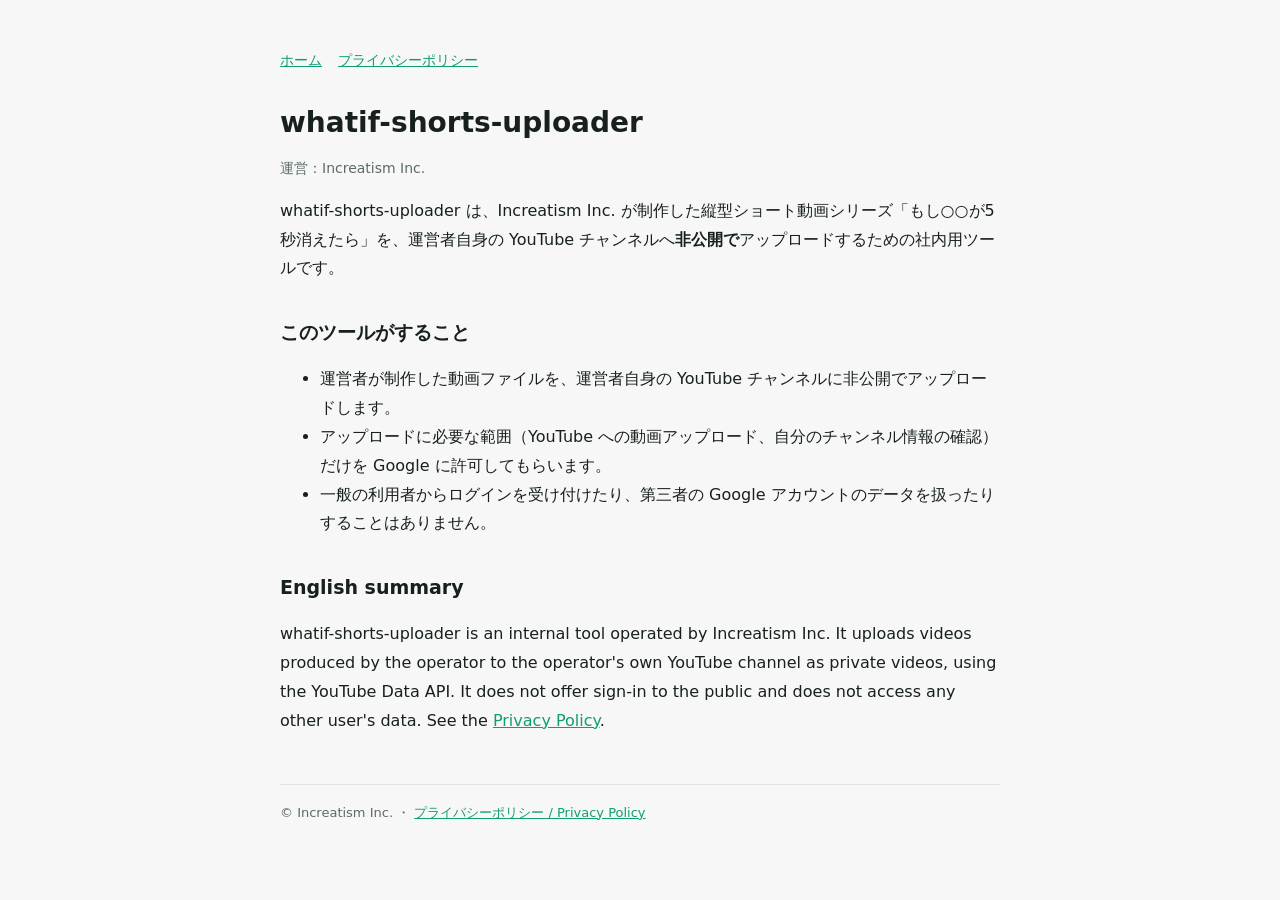
<file: index.html>
<!doctype html>
<html lang="ja"><head><meta charset="utf-8"><meta name="viewport" content="width=device-width,initial-scale=1">
<title>whatif-shorts-uploader</title><link rel="stylesheet" href="style.css"></head>
<body><main>
<nav><a href="./">ホーム</a><a href="privacy.html">プライバシーポリシー</a></nav>
<h1>whatif-shorts-uploader</h1>
<p class="muted">運営：Increatism Inc.</p>
<p>whatif-shorts-uploader は、Increatism Inc. が制作した縦型ショート動画シリーズ「もし○○が5秒消えたら」を、運営者自身の YouTube チャンネルへ<strong>非公開で</strong>アップロードするための社内用ツールです。</p>
<h2>このツールがすること</h2>
<ul>
<li>運営者が制作した動画ファイルを、運営者自身の YouTube チャンネルに非公開でアップロードします。</li>
<li>アップロードに必要な範囲（YouTube への動画アップロード、自分のチャンネル情報の確認）だけを Google に許可してもらいます。</li>
<li>一般の利用者からログインを受け付けたり、第三者の Google アカウントのデータを扱ったりすることはありません。</li>
</ul>
<h2>English summary</h2>
<p>whatif-shorts-uploader is an internal tool operated by Increatism Inc. It uploads videos produced by the operator to the operator's own YouTube channel as private videos, using the YouTube Data API. It does not offer sign-in to the public and does not access any other user's data. See the <a href="privacy.html">Privacy Policy</a>.</p>
<footer>© Increatism Inc. ・ <a href="privacy.html">プライバシーポリシー / Privacy Policy</a></footer>
</main></body></html>
</file>
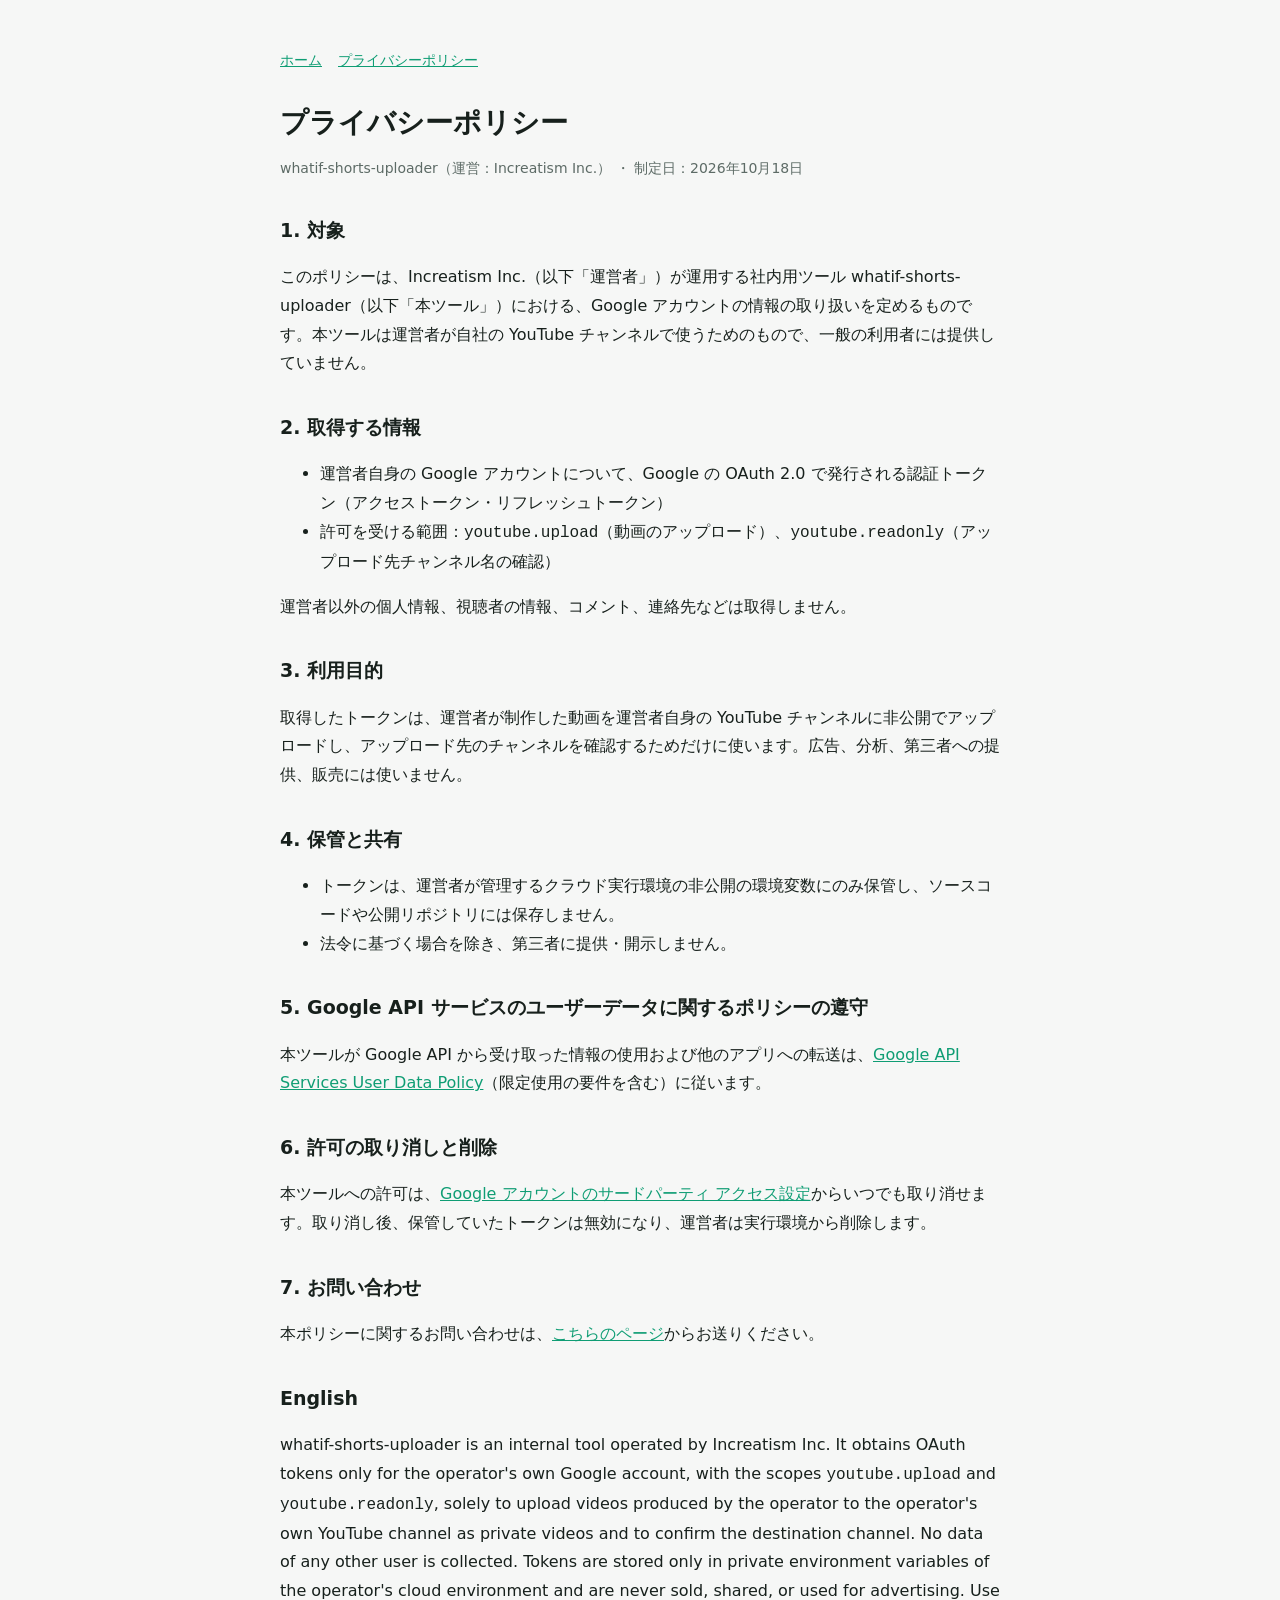
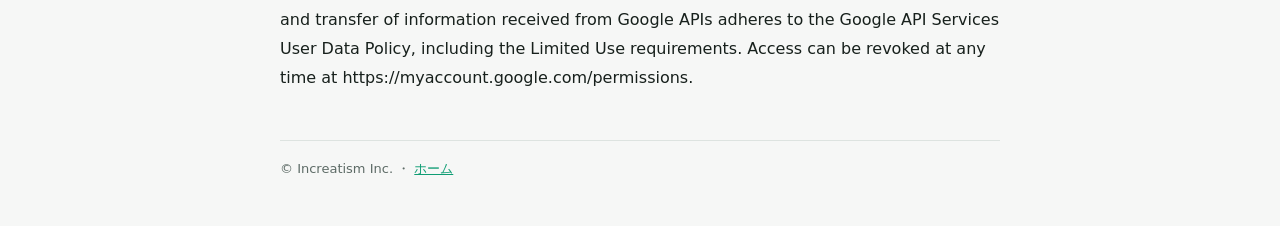
<file: privacy.html>
<!doctype html>
<html lang="ja"><head><meta charset="utf-8"><meta name="viewport" content="width=device-width,initial-scale=1">
<title>プライバシーポリシー｜whatif-shorts-uploader</title><link rel="stylesheet" href="style.css"></head>
<body><main>
<nav><a href="./">ホーム</a><a href="privacy.html">プライバシーポリシー</a></nav>
<h1>プライバシーポリシー</h1>
<p class="muted">whatif-shorts-uploader（運営：Increatism Inc.） ・ 制定日：2026年10月18日</p>

<h2>1. 対象</h2>
<p>このポリシーは、Increatism Inc.（以下「運営者」）が運用する社内用ツール whatif-shorts-uploader（以下「本ツール」）における、Google アカウントの情報の取り扱いを定めるものです。本ツールは運営者が自社の YouTube チャンネルで使うためのもので、一般の利用者には提供していません。</p>

<h2>2. 取得する情報</h2>
<ul>
<li>運営者自身の Google アカウントについて、Google の OAuth 2.0 で発行される認証トークン（アクセストークン・リフレッシュトークン）</li>
<li>許可を受ける範囲：<code>youtube.upload</code>（動画のアップロード）、<code>youtube.readonly</code>（アップロード先チャンネル名の確認）</li>
</ul>
<p>運営者以外の個人情報、視聴者の情報、コメント、連絡先などは取得しません。</p>

<h2>3. 利用目的</h2>
<p>取得したトークンは、運営者が制作した動画を運営者自身の YouTube チャンネルに非公開でアップロードし、アップロード先のチャンネルを確認するためだけに使います。広告、分析、第三者への提供、販売には使いません。</p>

<h2>4. 保管と共有</h2>
<ul>
<li>トークンは、運営者が管理するクラウド実行環境の非公開の環境変数にのみ保管し、ソースコードや公開リポジトリには保存しません。</li>
<li>法令に基づく場合を除き、第三者に提供・開示しません。</li>
</ul>

<h2>5. Google API サービスのユーザーデータに関するポリシーの遵守</h2>
<p>本ツールが Google API から受け取った情報の使用および他のアプリへの転送は、<a href="https://developers.google.com/terms/api-services-user-data-policy" rel="noopener">Google API Services User Data Policy</a>（限定使用の要件を含む）に従います。</p>

<h2>6. 許可の取り消しと削除</h2>
<p>本ツールへの許可は、<a href="https://myaccount.google.com/permissions" rel="noopener">Google アカウントのサードパーティ アクセス設定</a>からいつでも取り消せます。取り消し後、保管していたトークンは無効になり、運営者は実行環境から削除します。</p>

<h2>7. お問い合わせ</h2>
<p>本ポリシーに関するお問い合わせは、<a href="https://github.com/Ankomoch1-07/practice/issues" rel="noopener">こちらのページ</a>からお送りください。</p>

<h2>English</h2>
<p>whatif-shorts-uploader is an internal tool operated by Increatism Inc. It obtains OAuth tokens only for the operator's own Google account, with the scopes <code>youtube.upload</code> and <code>youtube.readonly</code>, solely to upload videos produced by the operator to the operator's own YouTube channel as private videos and to confirm the destination channel. No data of any other user is collected. Tokens are stored only in private environment variables of the operator's cloud environment and are never sold, shared, or used for advertising. Use and transfer of information received from Google APIs adheres to the Google API Services User Data Policy, including the Limited Use requirements. Access can be revoked at any time at https://myaccount.google.com/permissions.</p>
<footer>© Increatism Inc. ・ <a href="./">ホーム</a></footer>
</main></body></html>
</file>
<file: style.css>
:root{--bg:#f6f7f6;--fg:#17201c;--muted:#5d6b66;--accent:#0f9d74;--line:#dde3e0}
@media (prefers-color-scheme:dark){:root{--bg:#0e1412;--fg:#e6eeeb;--muted:#94a39d;--accent:#5ee6a8;--line:#26322e}}
*{box-sizing:border-box}
body{margin:0;background:var(--bg);color:var(--fg);font:16px/1.8 "Hiragino Sans","Noto Sans JP",system-ui,sans-serif;padding:48px max(20px,env(safe-area-inset-left))}
main{max-width:720px;margin:0 auto}
h1{font-size:28px;line-height:1.3;margin:0 0 8px}
h2{font-size:19px;margin:32px 0 8px}
p,li{color:var(--fg)}
.muted{color:var(--muted);font-size:14px}
a{color:var(--accent)}
nav{display:flex;gap:16px;margin-bottom:32px;font-size:14px}
footer{margin-top:48px;padding-top:16px;border-top:1px solid var(--line);font-size:13px;color:var(--muted)}
</file>
